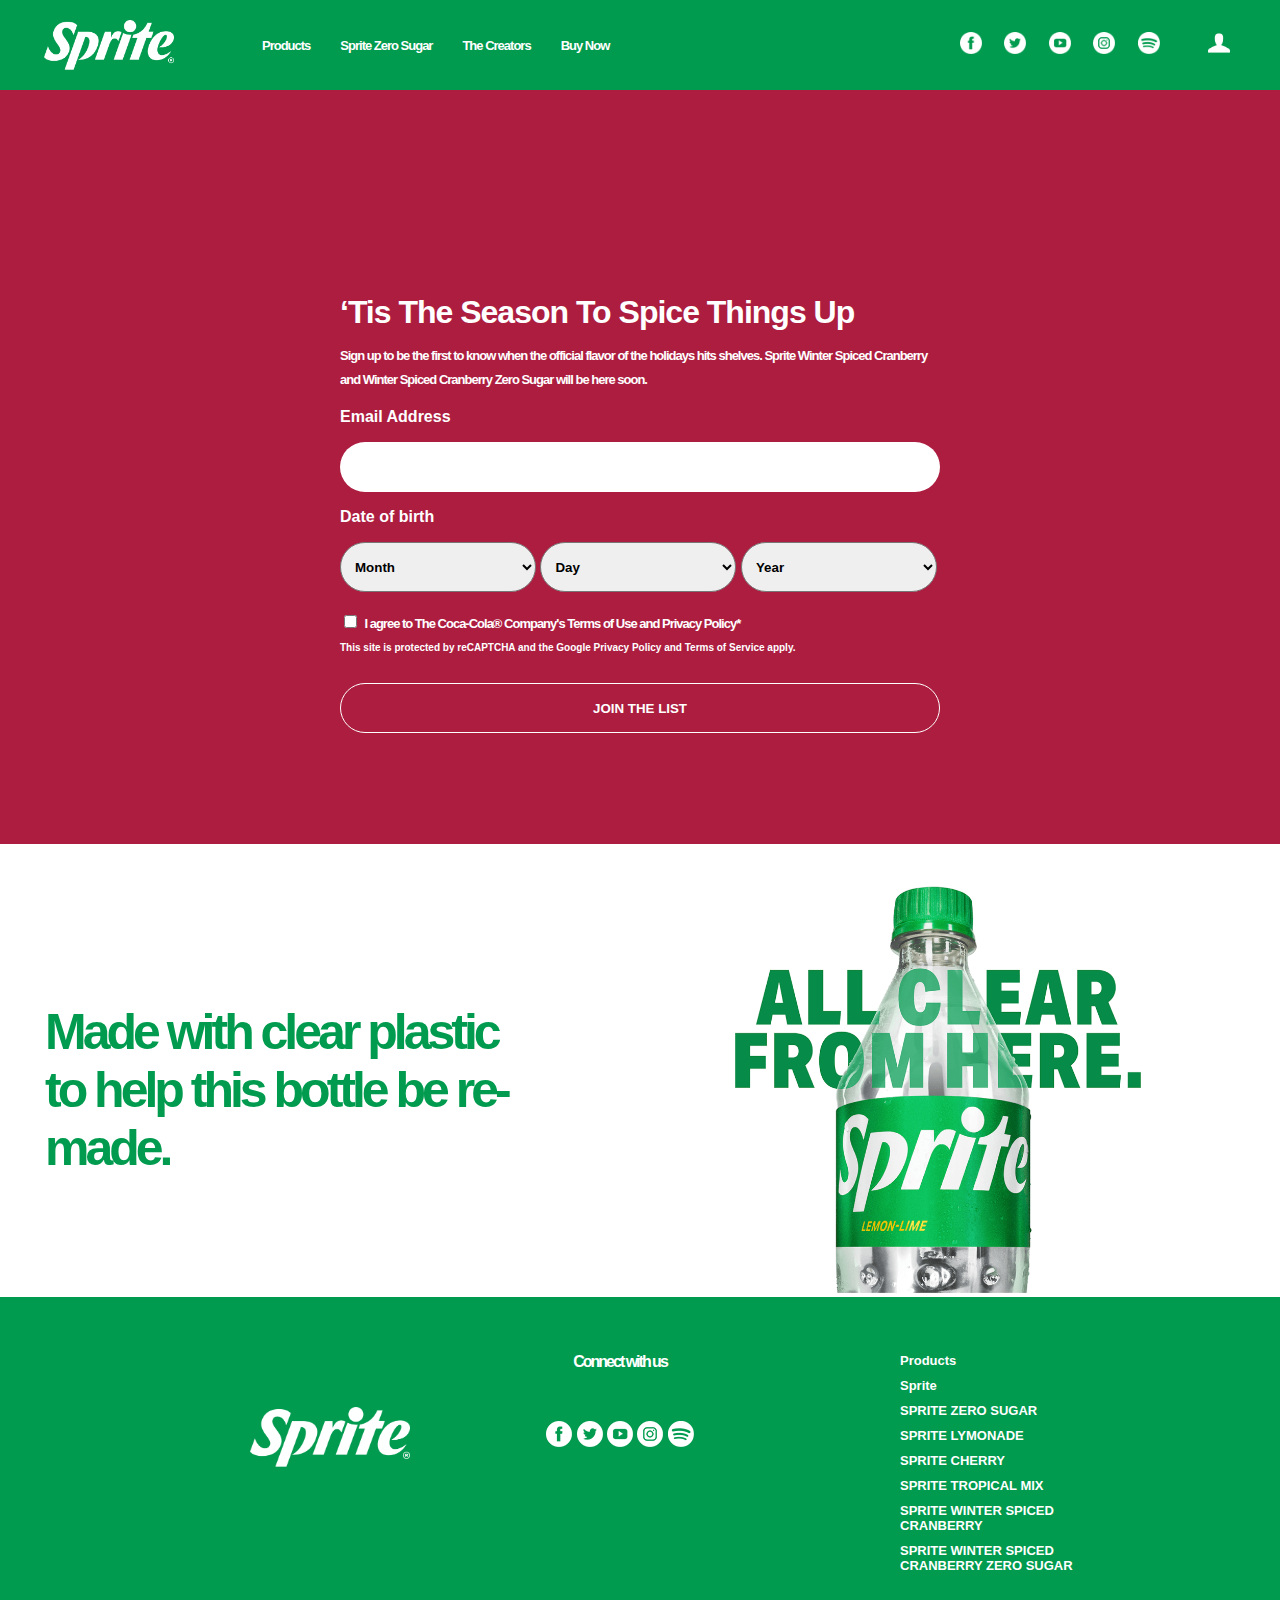
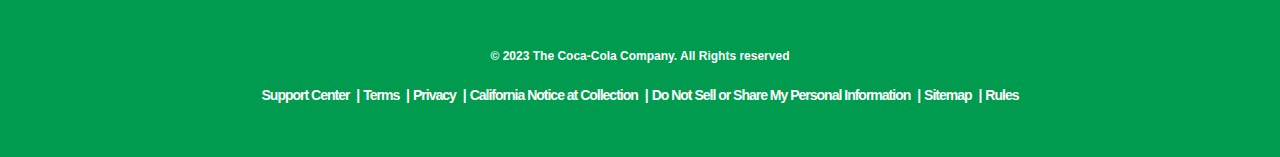
<file: SPRITE/index.html>
<!DOCTYPE html>
<html lang="en">
  <head>
    <meta charset="UTF-8" />
    <meta name="viewport" content="width=device-width, initial-scale=1.0" />
    <title>Sprite® Official </title>
    <!-- <link href="https://fonts.cdnfonts.com/css/aktiv-grotesk-cd-trial" rel="stylesheet" /> -->
    <link rel="stylesheet" href="style.css" />
    <link rel="icon" type="image/x-icon" href="static/favicon.ico">
  </head>
  <body>
    <nav>
      <div class="left">
        <img src="static/same-sprite.png" alt="" class="logo" />
        <ul>
          <li>Products</li>
          <li>Sprite Zero Sugar</li>
          <li>The Creators</li> 
          <li>Buy Now</li>
        </ul>
      </div>
      <div class="right">
        <ul>
            <li><img src="static/fb.png" alt="" /></li>
            <li><img src="static/twitter.png" alt="" /></li>
            <li><img src="static/youtube.png" alt="" /></li>
            <li><img src="static/instagram.png" alt="" /></li>
            <li><img src="static/spotify.png" alt="" /></li>
            <li><img src="static/user-32.png" alt="" /></li>
        </ul>
      </div>
    </nav>
    <div class="main">
      <video  width="100%" height="100%" autoplay muted>
        <source src="https://www.sprite.com/content/dam/nagbrands/us/sprite/en/holiday-2023/video/sprite-wsc-teaser-desktop.mp4" type="video/mp4" />
      </video>
    </div>
  
    <div class="red">
      <form action="">
        <h3>‘Tis The Season To Spice Things Up</h3>
        <p class="p1">Sign up to be the first to know when the official flavor of the holidays hits shelves. Sprite Winter Spiced Cranberry and Winter Spiced Cranberry Zero Sugar will be here soon.</p>
        <p>Email Address</p>
        <input type="text" class="input1" />
        <p>Date of birth</p>
        <div class="selectgrp">
          <select class="select" name="" id="">
            <option value="">Month</option>
            <option value="">abc</option>
            <option value="">abc</option>
            <option value="">abc</option>
          </select>
          <select class="select" name="" id="">
            <option value="">Day</option>
            <option value="">abc</option>
            <option value="">abc</option>
            <option value="">abc</option>
          </select>
          <select class="select" name="" id="">
            <option value="">Year</option>
            <option value="">abc</option>
            <option value="">abc</option>
            <option value="">abc</option></select
          ><br />
        </div>
        <input type="checkbox" for="check" name="check" id="check" />
        <label for="check" name="check"> I agree to The Coca-Cola® Company's Terms of Use and Privacy Policy* </label>
        <p class="recaptcha_p">This site is protected by reCAPTCHA and the Google Privacy Policy and Terms of Service apply.</p>
        <button class="join_btn">JOIN THE LIST</button>
      </form>
    </div>
    <div class="white">
      <div class="left">
        <p>Made with clear plastic to help this bottle be re-made.</p>
      </div>
      <div class="right">
        <img src="static/all-clear-from-here.png" alt="" />
      </div>
    </div>
    <div class="green">
      <div class="container">
        <div class="child1"><img src="static/same-sprite.png" alt="" /></div>
        <div class="social child2">
          <div>
            <p>Connect with us</p>
            <ul class="ul_container">
              <li><img src="static/fb.png" alt="" /></li>
              <li><img src="static/twitter.png" alt="" /></li>
              <li><img src="static/youtube.png" alt="" /></li>
              <li><img src="static/instagram.png" alt="" /></li>
              <li><img src="static/spotify.png" alt="" /></li>
            </ul>
          </div>
        </div>
        <div class="child3">
          <ul>
            <li>Products</li>
            <li>Sprite</li>
            <li>SPRITE ZERO SUGAR</li>
            <li>SPRITE LYMONADE</li>
            <li>SPRITE CHERRY</li>
            <li>SPRITE TROPICAL MIX</li>
            <li>SPRITE WINTER SPICED CRANBERRY</li>
            <li>SPRITE WINTER SPICED CRANBERRY ZERO SUGAR</li>
          </ul>
        </div>
    </div>
    <p class="p1">© 2023 <a href="www.google.com">The Coca-Cola Company.</a> All Rights reserved</p>
    <p class="p2">
      <a href="">Support Center <span>|</span></a>
      <a href="">Terms <span>|</span></a>
      <a href="">Privacy <span>|</span></a>
      <a href="">California Notice at Collection <span>|</span></a>
      <a href="">Do Not Sell or Share My Personal Information <span>|</span></a>
      <a href="">Sitemap <span>|</span></a>
      <a href="">Rules</a>
    </p>
    </div>
  </body>
</html>
</file>
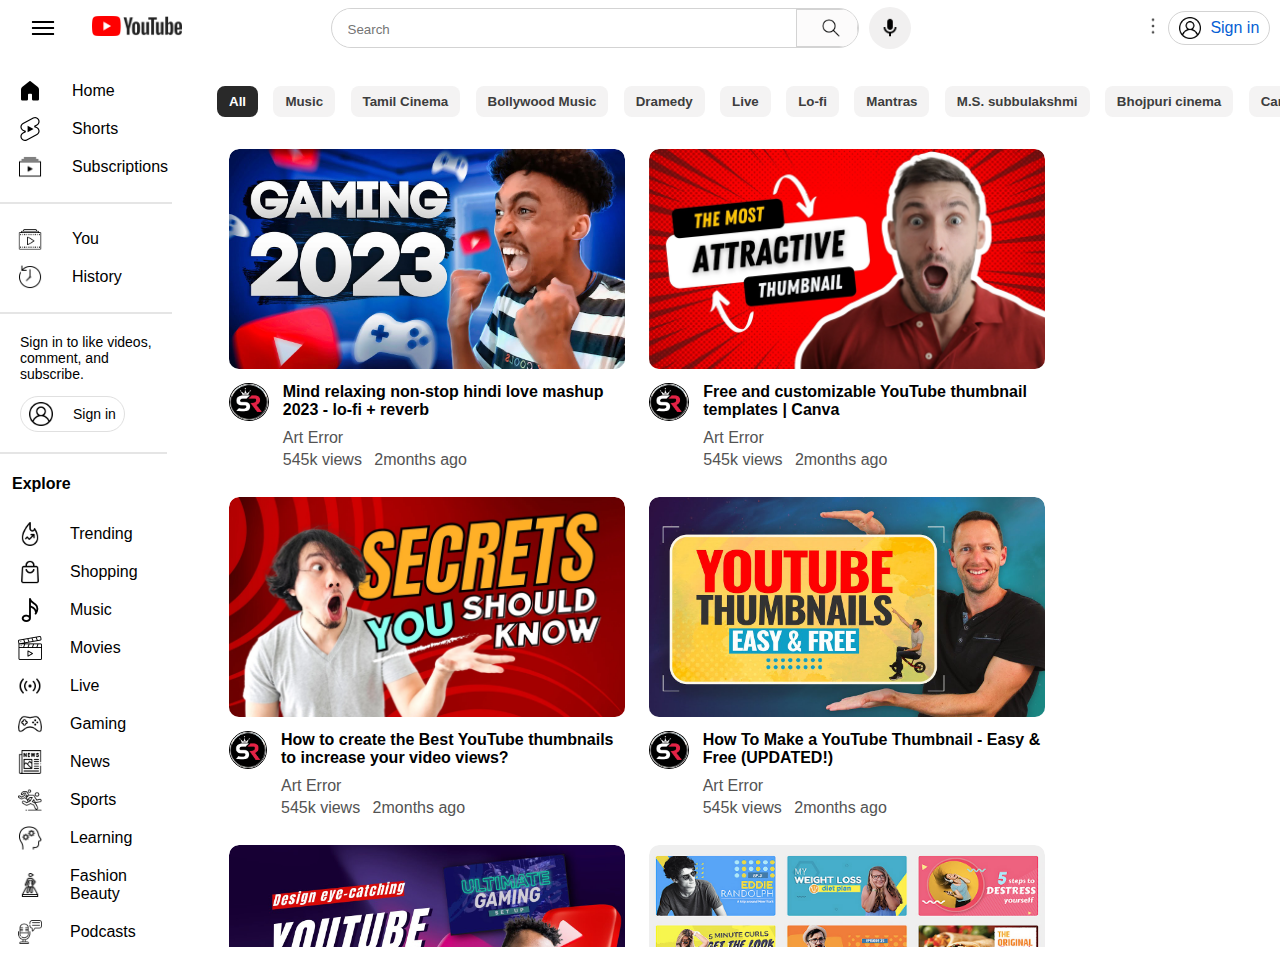
<file: YOUTUBE/index.html>
<!DOCTYPE html>
<html lang="en">
  <head>
    <meta charset="UTF-8" />
    <meta name="viewport" content="width=device-width, initial-scale=1.0" />
    <title>YouTube</title>
    <link rel="stylesheet" href="style.css" />
    <link rel="icon" type="image/x-icon" href="static/youtube.ico">
  </head>
  <body>
    <div class="nav">
      <div class="left">
        <div class="hamburger">
          <img src="static/hamburger.png" alt="" />
        </div>
        <div class="youtube_icon_container">
          <img src="static/YouTube_Logo.png" class="youtube_icon" alt="youtube_logo" />
        </div>
      </div>
      <div class="middle">
        <div class="search_container">
          <input type="text" placeholder="Search" />
          <div class="search_icon">
            <img src="static/search.png" alt="" />
          </div>
        </div>
        <div class="mic">
          <img src="static/mic.png" alt="" />
        </div>
      </div>
      <div class="right">
        <div class="threedots">
          <img src="static/dots.png" alt="dots_img" />
        </div>
        <div class="signin">
          <img src="static/signin.png" alt="" class="signin_icon" />
          <p>Sign in</p>
        </div>
      </div>
    </div>
    <div class="main_container">
      <div class="left_nav">
        <ul>
          <li>
            <img src="static/home.png" alt="" />
            <p>Home</p>
          </li>
          <li>
            <img src="static/YouTube_Shorts.svg" alt="" />
            <p>Shorts</p>
          </li>
          <li>
            <img src="static/subscriptions.png" alt="" />
            <p>Subscriptions</p>
          </li>
        </ul>
        <hr class="hrOne" />
        <ul>
          <li>
            <img src="static/icons8-video-playlist-64.png" alt="" />
            <p>You</p>
          </li>
          <li>
            <img src="static/icons8-time-machine-50.png" alt="" />
            <p>History</p>
          </li>
        </ul>
        <hr class="hrTwo" />
        <div class="signin_container">
          <p>Sign in to like videos, comment, and subscribe.</p>
          <div class="signin">
            <img src="static/signin.png" alt="" class="signin_icon" />
            <p>Sign in</p>
          </div>
        </div>
        <hr class="hrThree" />
        <ul class="ul_hrThree">
          <h4>Explore</h4>
          <li>
            <img src="static/trending.png" alt="" />
            <p>Trending</p>
          </li>
          <li>
            <img src="static/shopping.png" alt="" />
            <p>Shopping</p>
          </li>
          <li>
            <img src="static/music.png" alt="" />
            <p>Music</p>
          </li>
          <li>
            <img src="static/movies.png" alt="" />
            <p>Movies</p>
          </li>
          <li>
            <img src="static/live.png" alt="" />
            <p>Live</p>
          </li>
          <li>
            <img src="static/gaming.png" alt="" />
            <p>Gaming</p>
          </li>
          <li>
            <img src="static/news.png" alt="" />
            <p>News</p>
          </li>
          <li>
            <img src="static/sports.png" alt="" />
            <p>Sports</p>
          </li>
          <li>
            <img src="static/learning.png" alt="" />
            <p>Learning</p>
          </li>
          <li>
            <img src="static/fashion.png" alt="" />
            <p>Fashion Beauty</p>
          </li>
          <li>
            <img src="static/podcast.png" alt="" />
            <p>Podcasts</p>
          </li>
        </ul>
      </div>
      <div class="main_content">
        <div class="tab_pills">
          <button class="active">All</button>
          <button>Music</button>
          <button>Tamil Cinema</button>
          <button>Bollywood Music</button>
          <button>Dramedy</button>
          <button>Live</button>
          <button>Lo-fi</button>
          <button>Mantras</button>
          <button>M.S. subbulakshmi</button>
          <button>Bhojpuri cinema</button>
          <button>Cars</button>
          <button>Lessons</button>
          <button>Recently uploaded</button>
        </div>
        <div class="cards_container">
          <div class="card">
            <img src="static/maxresdefault.jpg" alt="" />
            <div class="below_card">
              <img src="static/logo1.png" alt="" class="icon" />
              <div>
                <h4>Mind relaxing non-stop hindi love mashup 2023 - lo-fi + reverb</h4>
                <p>Art Error</p>
                <ul class="card_list_container">
                  <li>545k views</li>
                  <li>2months ago</li>
                </ul>
              </div>
            </div>
          </div>
          <div class="card">
            <img src="static/thumbnail1.webp" alt="" />
            <div class="below_card">
              <img src="static/logo1.png" alt="" class="icon" />
              <div>
                <h4>Free and customizable YouTube thumbnail templates | Canva</h4>
                <p>Art Error</p>
                <ul class="card_list_container">
                  <li>545k views</li>
                  <li>2months ago</li>
                </ul>
              </div>
            </div>
          </div>
          <div class="card">
            <img src="static/thumbnail2.webp" alt="" />
            <div class="below_card">
              <img src="static/logo1.png" alt="" class="icon" />
              <div>
                <h4>How to create the Best YouTube thumbnails to increase your video views?</h4>
                <p>Art Error</p>
                <ul class="card_list_container">
                  <li>545k views</li>
                  <li>2months ago</li>
                </ul>
              </div>
            </div>
          </div>
          <div class="card">
            <img src="static/thumbnail3.jpg" alt="" />
            <div class="below_card">
              <img src="static/logo1.png" alt="" class="icon" />
              <div>
                <h4>How To Make a YouTube Thumbnail - Easy & Free (UPDATED!)</h4>
                <p>Art Error</p>
                <ul class="card_list_container">
                  <li>545k views</li>
                  <li>2months ago</li>
                </ul>
              </div>
            </div>
          </div>
          <div class="card">
            <img src="static/thumbnail4j.jpg" alt="" />
            <div class="below_card">
              <img src="static/logo1.png" alt="" class="icon" />
              <div>
                <h4>Design YouTube Thumbnails for Your Channel from Free Templates</h4>
                <p>Art Error</p>
                <ul class="card_list_container">
                  <li>545k views</li>
                  <li>2months ago</li>
                </ul>
              </div>
            </div>
          </div>
          <div class="card">
            <img src="static/thumbnail5.jpg" alt="" />
            <div class="below_card">
              <img src="static/logo1.png" alt="" class="icon" />
              <div>
                <h4>How to create the Best YouTube thumbnails to increase your video views?</h4>
                <p>Art Error</p>
                <ul class="card_list_container">
                  <li>545k views</li>
                  <li>2months ago</li>
                </ul>
              </div>
            </div>
          </div>
          <div class="card">
            <img src="static/thumbnail6.webp" alt="" />
            <div class="below_card">
              <img src="static/logo1.png" alt="" class="icon" />
              <div>
                <h4>Free and customizable YouTube thumbnail templates | Canva</h4>
                <p>Art Error</p>
                <ul class="card_list_container">
                  <li>545k views</li>
                  <li>2months ago</li>
                </ul>
              </div>
            </div>
          </div>
          <div class="card">
            <img src="static/thumbnail7.webp" alt="" />
            <div class="below_card">
              <img src="static/logo1.png" alt="" class="icon" />
              <div>
                <h4>Create Stunning Thumbnail With AI YouTube Thumbnail Maker</h4>
                <p>Art Error</p>
                <ul class="card_list_container">
                  <li>545k views</li>
                  <li>2months ago</li>
                </ul>
              </div>
            </div>
          </div>
          <div class="card">
            <img src="static/thumbnail8.jpg" alt="" />
            <div class="below_card">
              <img src="static/logo1.png" alt="" class="icon" />
              <div>
                <h4>How to Make a Thumbnail for YouTube Videos with Glow Effect: Quick and Easy tutorial for Beginners</h4>
                <p>Art Error</p>
                <ul class="card_list_container">
                  <li>545k views</li>
                  <li>2months ago</li>
                </ul>
              </div>
            </div>
          </div>
          <div class="card">
            <img src="static/thumbnail9.jpg" alt="" />
            <div class="below_card">
              <img src="static/logo1.png" alt="" class="icon" />
              <div>
                <h4>YouTube Thumbnail Size and Best Practices From Experts</h4>
                <p>Art Error</p>
                <ul class="card_list_container">
                  <li>545k views</li>
                  <li>2months ago</li>
                </ul>
              </div>
            </div>
          </div>
          <div class="card">
            <img src="static/thumbnail10.webp" alt="" />
            <div class="below_card">
              <img src="static/logo1.png" alt="" class="icon" />
              <div>
                <h4>How to Design an Eye-Catching YouTube Thumbnail</h4>
                <p>Art Error</p>
                <ul class="card_list_container">
                  <li>545k views</li>
                  <li>2months ago</li>
                </ul>
              </div>
            </div>
          </div>
          <div class="card">
            <img src="static/thumbnail11.jpg" alt="" />
            <div class="below_card">
              <img src="static/logo1.png" alt="" class="icon" />
              <div>
                <h4>How to Make a YouTube Thumbnail that Gets Clicks 🖼️ - YouTube</h4>
                <p>Art Error</p>
                <ul class="card_list_container">
                  <li>545k views</li>
                  <li>2months ago</li>
                </ul>
              </div>
            </div>
          </div>
        </div>
      </div>
    </div>
  </body>
</html>
</file>
<file: SPRITE/style.css>
body {
  margin: 0;
  padding: 0;
  /* font-family: Arial, Helvetica, sans-serif; */
  font-family: "Aktiv Grotesk Cd Trial", sans-serif;
  font-family: "Aktiv Grotesk Ex Trial", sans-serif;
  font-family: "Aktiv Grotesk VF Trial", sans-serif;
  font-family: "Aktiv Grotesk Trial", sans-serif;
}
* {
  box-sizing: border-box;
}
nav {
  height: 90px;
  width: 100%;
  /* padding: 20px; */
  background-color: #009b4e;
  display: flex;
  justify-content: space-between;
  align-items: center;
  position: fixed;
}
.main {
  padding-top: 60px;
  background: #ad1d40;
}
.main video {
  margin-top: 30px;
}
nav .left img {
  height: 50px;
  width: 130px;
  margin-left: 44px;
  cursor: pointer;
}
.left {
  display: flex;
  align-items: center;
}
.left ul {
  display: flex;
  margin-left: 48px;
}
.left ul li {
  color: white;
  font-weight: 900;
  font-size: 13px;
  letter-spacing: -1px;
  list-style-type: none;
  display: flex;
  align-items: center;
  height: 89px;
  margin-right: 30px;
  cursor: pointer;
  /* padding: 20px 0; */
}
.left ul li:hover {
  color: black;
  border-bottom: 5px solid black;
}
.right ul li {
  display: inline-block;
  list-style-type: none;
  margin-right: 18px;
  cursor: pointer;
}
.right ul li img {
  width: 22px;
  height: 22px;
}
.right ul li:last-child {
  margin-left: 26px;
  margin-right: 50px;
}
.red {
  background: #ad1d40;
  min-height: 600px;
  padding-bottom: 50px;
}
.red form {
  width: 600px;
  margin: auto;
  color: white;
  font-weight: 900;
}
.red form h3 {
  margin-top: 0;
  padding-top: 50px;
  font-size: 2rem;
  font-weight: 900;
  letter-spacing: -1px;
  margin-bottom: 10px;
}
.red form .p1 {
  font-size: small;
  letter-spacing: -1px;
  line-height: 24px;
}
.red form .input1 {
  width: 100%;
  height: 50px;
  border-radius: 50px;
  border: 0;
}
form label {
  font-size: 13px;
  letter-spacing: -1px;
}
.selectgrp .select {
  display: inline-block;
  width: 196px;
  height: 50px;
  border-radius: 60px;
  font-weight: 900;
  padding-left: 10px;
}
.select:nth-child(3) {
  margin-bottom: 20px;
}
form .join_btn {
  display: block;
  width: 100%;
  border-radius: 50px;
  background: transparent;
  border: 1px solid white;
  color: white;
  font-weight: 900;
  min-height: 50px;
  margin-top: 30px;
  cursor: pointer;
}
form .join_btn:hover {
  background: black;
  color: #ad1d40;
  border: none;
}
.red .recaptcha_p {
  font-size: 10px;
}

.white {
  display: flex;
  justify-content: space-around;
  align-items: center;
  padding-top: 40px;
}
.white .right img {
  width: 600px;
}
.white .left p {
  font-size: 50px;
  font-weight: 900;
  color: #009b4e;
  max-width: 500px;
  letter-spacing: -4px;
}
.green {
  background: #009b4e;
  min-height: 460px;
  padding-top: 40px;
  color: white;
  font-weight: 900;
  padding-bottom: 10px;
}
.green .container {
  margin: 0 200px;
  display: flex;
}
.green .container .child1 {
  margin: 50px;
  margin-top: 70px;
}
.green div div img {
  height: 60px;
  width: 160px;
}
a {
  text-decoration: none;
  color: white;
}
.green p {
  text-align: center;
}
.green .p1 {
  font-size: 12px;
  margin-top: 60px;
}
.green .p1 a:hover{
  cursor: pointer;
  border-bottom: 1px solid white;
}
.green .p2 {
  font-size: 14px;
  padding-bottom: 0;
  margin-bottom: 0;
  display: flex;
  justify-content: center;
}
.green .p2 a:hover{
  color: black;
}
.green .p2 a span{
  color: white !important;
  display: inline-block;
  margin: 0 4px;
}
li {
  list-style-type: none;
}
.social {
  text-align: center;
  padding-right: 80px;
  padding-bottom: 40px;
}
.social div {
  max-width: 500px;
}
.social .ul_container {
  margin-top: 50px;
  padding-left: 0;
}
.social .ul_container li {
  display: inline-block;
  cursor: pointer;
}
.social .ul_container li:hover{
  scale: 1.2;
}
.social ul li img {
  width: 26px;
  height: 26px;
}
.child2 {
  min-width: 400px;
}
.child2 p {
  letter-spacing: -2px;
}
.green .p2 {
  margin-top: 24px;
  /* display: flex; */
  letter-spacing: -1px;
}
.child3 ul li {
  font-size: 13px;
  margin-bottom: 10px;
  margin-left: 0px;
  letter-spacing: 0px;
  cursor: pointer;
}
.child3 ul li:hover {
  color: black;
}
/* .red form {
    font-weight: 900;
    font-size: 2px;
    letter-spacing: -10px;
} */
</file>
<file: YOUTUBE/style.css>
body {
  width: 100%;
  margin: 0;
  padding: 0;
  height: 100vh;
  overflow: hidden;
  font-family: Arial, Helvetica, sans-serif;
}
.nav {
  max-width: 100vw;
  display: flex;
  max-height: 56px;
  align-items: center;
  justify-content: space-between;
  padding: 0 10px;
}
.nav .left .youtube_icon {
  width: 90px;
  height: 20px;
  padding: 18px 14px 18px 16px;
  cursor: pointer;
}
.left {
  display: flex;
}
.left .hamburger {
  padding: 8px;
  display: flex;
  align-items: center;
  margin: 0 8px;
  cursor: pointer;
}
.left .hamburger img {
  width: 34px;
  height: 24px;
}
.middle {
  flex-grow: 0.5;
  display: flex;
  align-items: center;
}
.middle .mic {
  background: rgb(241, 240, 240);
  padding: 10px;
  cursor: pointer;
  border-radius: 50%;
  display: flex;
  margin-left: 10px;
  align-items: center;
}
.middle .mic:hover {
  background: rgb(221, 221, 221);
}
.middle .mic img {
  width: 22px;
  height: 22px;
}
.middle .search_container {
  border-radius: 20px;
  height: 38px;
  overflow: hidden;
  border: 1px solid #d3d3d3;
  display: flex;
  width: 100%;
  justify-content: space-between;
}
.middle .search_container input {
  border: none;
  outline: none;
  width: 80%;
  height: 100%;
  margin-left: 14px;
}
.search_container .search_icon {
  display: flex;
  align-items: center;
  border: 1px solid #d3d3d3;
  background: rgb(252, 251, 251);
  padding-right: 14px;
  padding-left: 22px;
  cursor: pointer;
}
.search_container .search_icon:hover {
  background: rgb(233, 231, 231);
}
.search_container .search_icon img {
  height: 24px;
  width: 24px;
}
.right {
  display: flex;
  justify-content: flex-end;
  min-width: 225px;
}
.right .threedots img {
  max-height: 30px;
  cursor: pointer;
}
.right .signin {
  border: 1px solid #d3d3d3;
  height: 32px;
  width: 100px;
  border-radius: 20px;
  display: flex;
  justify-content: space-evenly;
  align-items: center;
  color: #065fd4;
  cursor: pointer;
}
.right .signin img {
  width: 22px;
  height: 22px;
}

/* *** main container *** */

.main_container {
  max-width: 100%;
  display: flex;
}
.left_nav {
  height: 100vh;
  overflow-y: scroll;
}
.main_content {
  height: 100vh;
}
.left_nav {
  flex: 10%;
  padding-right: 10px;
}
.left_nav ul {
  padding-left: 12px;
  cursor: pointer;
}
.left_nav ul li {
  list-style-type: none;
  display: flex;
  align-items: center;
  padding: 0 6px;
  border-radius: 10px;
}
.left_nav ul li p {
  margin: 10px;
}
.left_nav ul li:hover {
  background: rgb(241, 241, 241);
}
.left_nav img {
  width: 24px;
  height: 24px;
  margin-right: 20px;
}
.hrOne,
.hrTwo {
  width: 80%;
  padding-right: 36px;
}
.ul_hrThree li img{
  margin-right: 18px;
}
.main_content {
  flex: 80%;
  overflow: hidden;
  width: 100vw;
  margin-left: 40px;
  margin-top: 20px;
}
.main_container .tab_pills {
  width: 100vw;
  margin-top: 10px;
  white-space: nowrap;
}

.main_content .tab_pills button {
  background: #f4f3f3;
  border: none;
  padding: 8px 12px;
  margin-right: 12px;
  border-radius: 8px;
  font-weight: 600;
  color: #3d3d3d;
  cursor: pointer;
}
.main_content .tab_pills button:hover {
  background: rgb(230, 229, 229);
}
.main_content .tab_pills {
  font-size: 12px;
}
.signin_container {
  margin: 20px 0;
  margin-left: 20px;
  font-size: 14px;
  cursor: pointer;
}
.signin_container .signin {
  display: inline-flex;
  align-items: center;
  justify-content: space-evenly;
  border: 1px solid rgb(224, 224, 224);
  border-radius: 20px;
  height: 34px;
  padding: 0px 8px;
}
.signin_container .signin p {
  font-size: 14px;
  line-height: 20px;
}
hr {
  border: 1px solid rgb(229, 229, 229);
}
.active {
  color: white !important;
  background: rgb(41, 41, 41) !important;
}
.cards_container {
  display: flex;
  flex-wrap: wrap;
  margin-top: 20px;
  height: 90vh;
  overflow-y: scroll;
  cursor: pointer;
}
.cards_container .card {
  width: 396px;
  margin: 12px;
  min-height: 220px;
  border-radius: 10px;
  /* border: 1px solid rgb(227, 227, 227); */
  overflow: hidden;
}
.cards_container .card:hover {
  border-radius: 0;
}
.cards_container .card img:hover {
  border-radius: 0;
}
.cards_container .card img {
  border-radius: 10px;
  width: 100%;
  height: 220px;
}
.below_card {
  display: flex;
  flex-wrap: nowrap;
  min-height: 60px;
  padding-top: 10px;
}
.below_card img {
  width: 52px !important;
  height: 36px !important;
  border: 1px solid black;
  border-radius: 50% !important;
  margin-right: 14px;
}
.below_card p {
  margin: 0;
  padding: 0;
  color: rgb(83, 83, 83);
}
.below_card h4 {
  margin: 0;
  padding: 0;
  margin-bottom: 10px;
}
.card_list_container {
  color: rgb(83, 83, 83);
  padding: 0;
  margin: 4px 0;
}
.card_list_container li {
  list-style-type: none;
  display: inline-block;
}
.card_list_container li:first-child {
  margin-right: 8px;
}

::-webkit-scrollbar {
  width: 8px;
}

/* Track */
::-webkit-scrollbar-track {
  background: #f1f1f1;
}

/* Handle */
::-webkit-scrollbar-thumb {
  background: #ffffff;
  border-radius: 40px;
}

/* Handle on hover */
::-webkit-scrollbar-thumb:hover {
  background: #c7c7c7;
}
</file>
